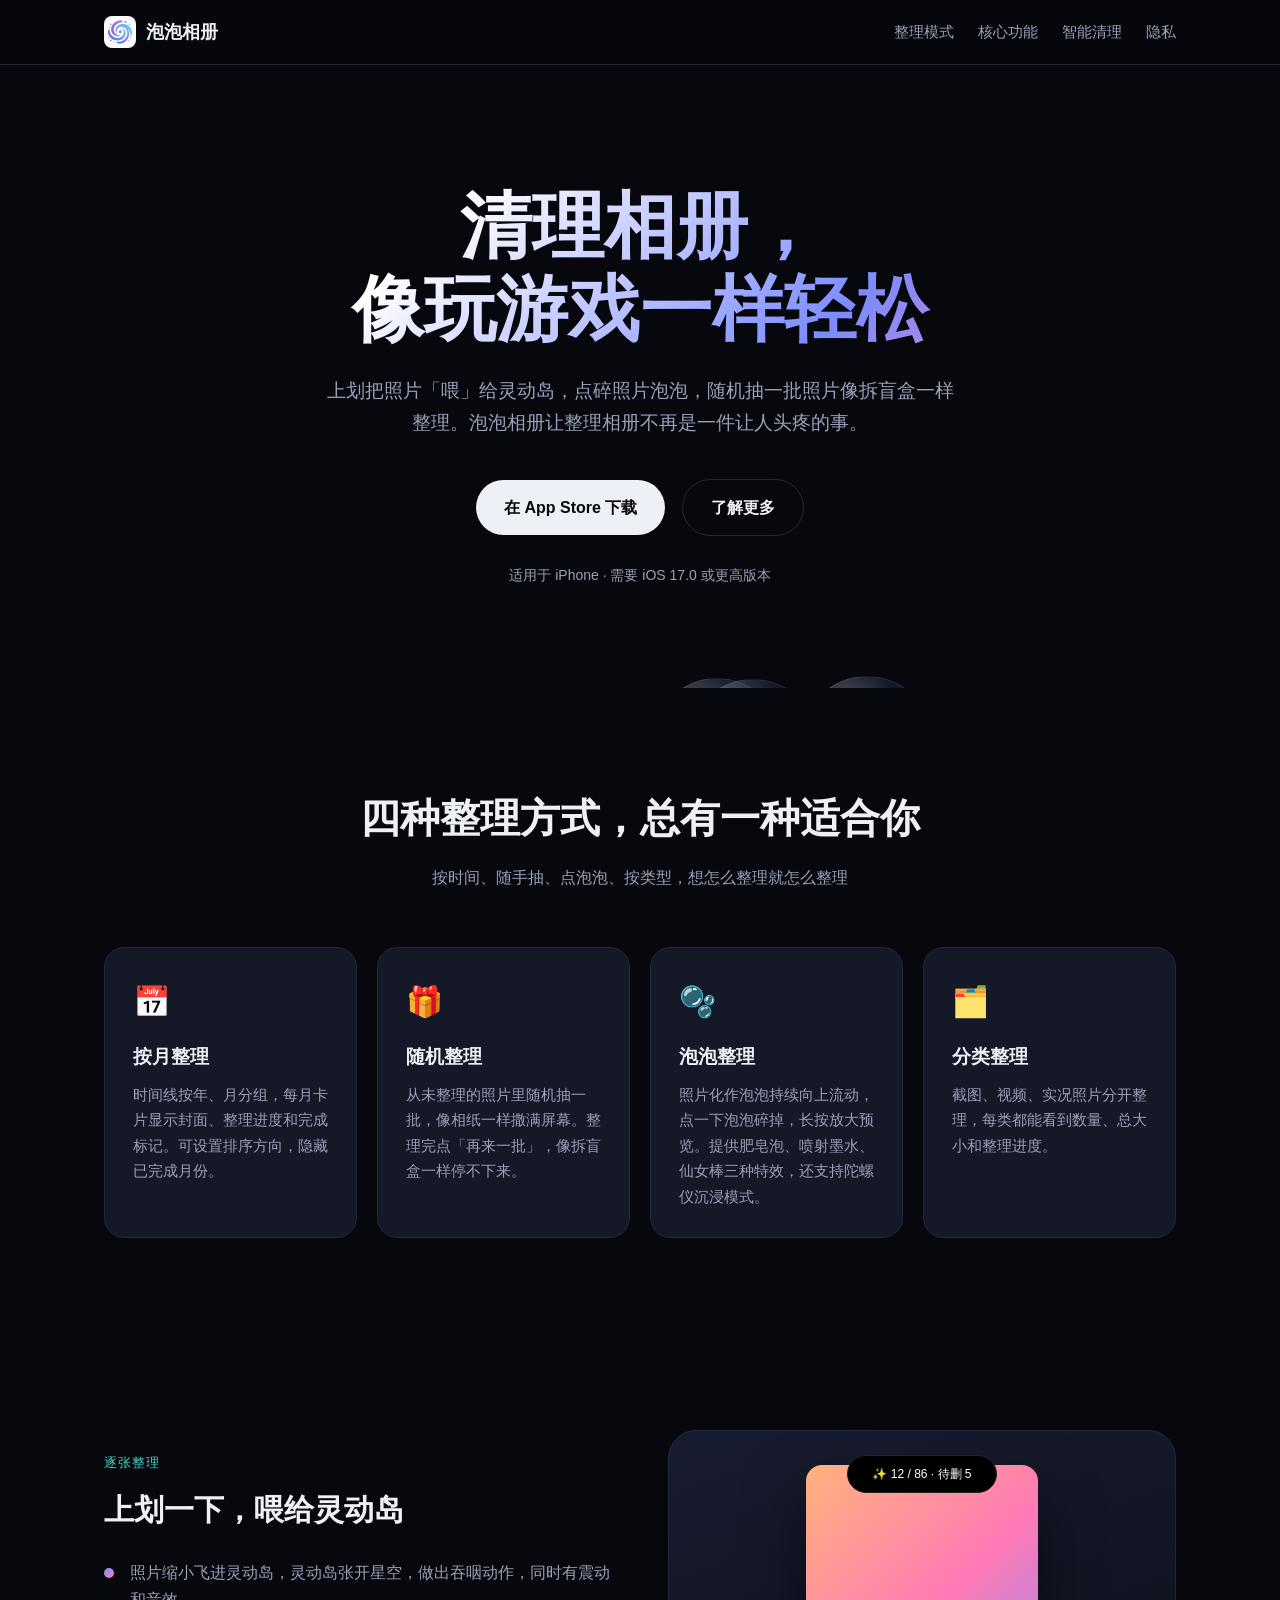
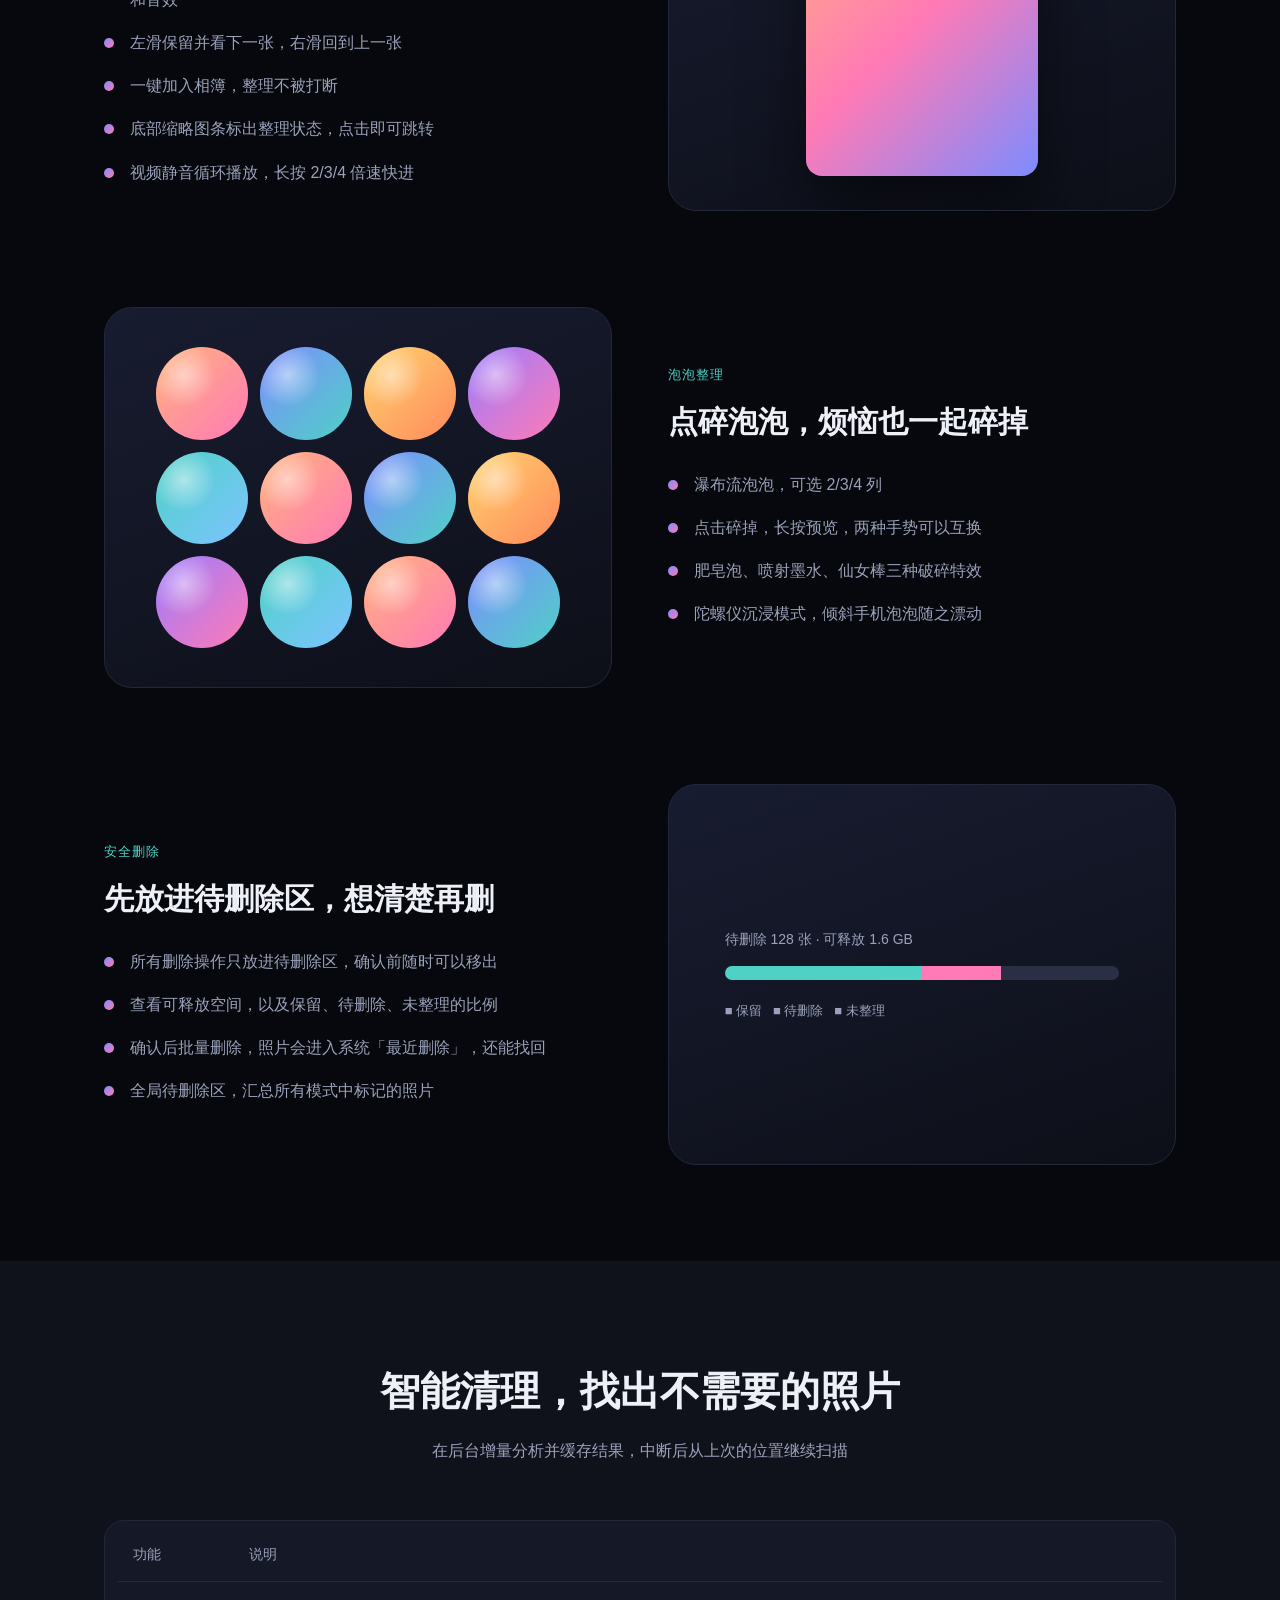
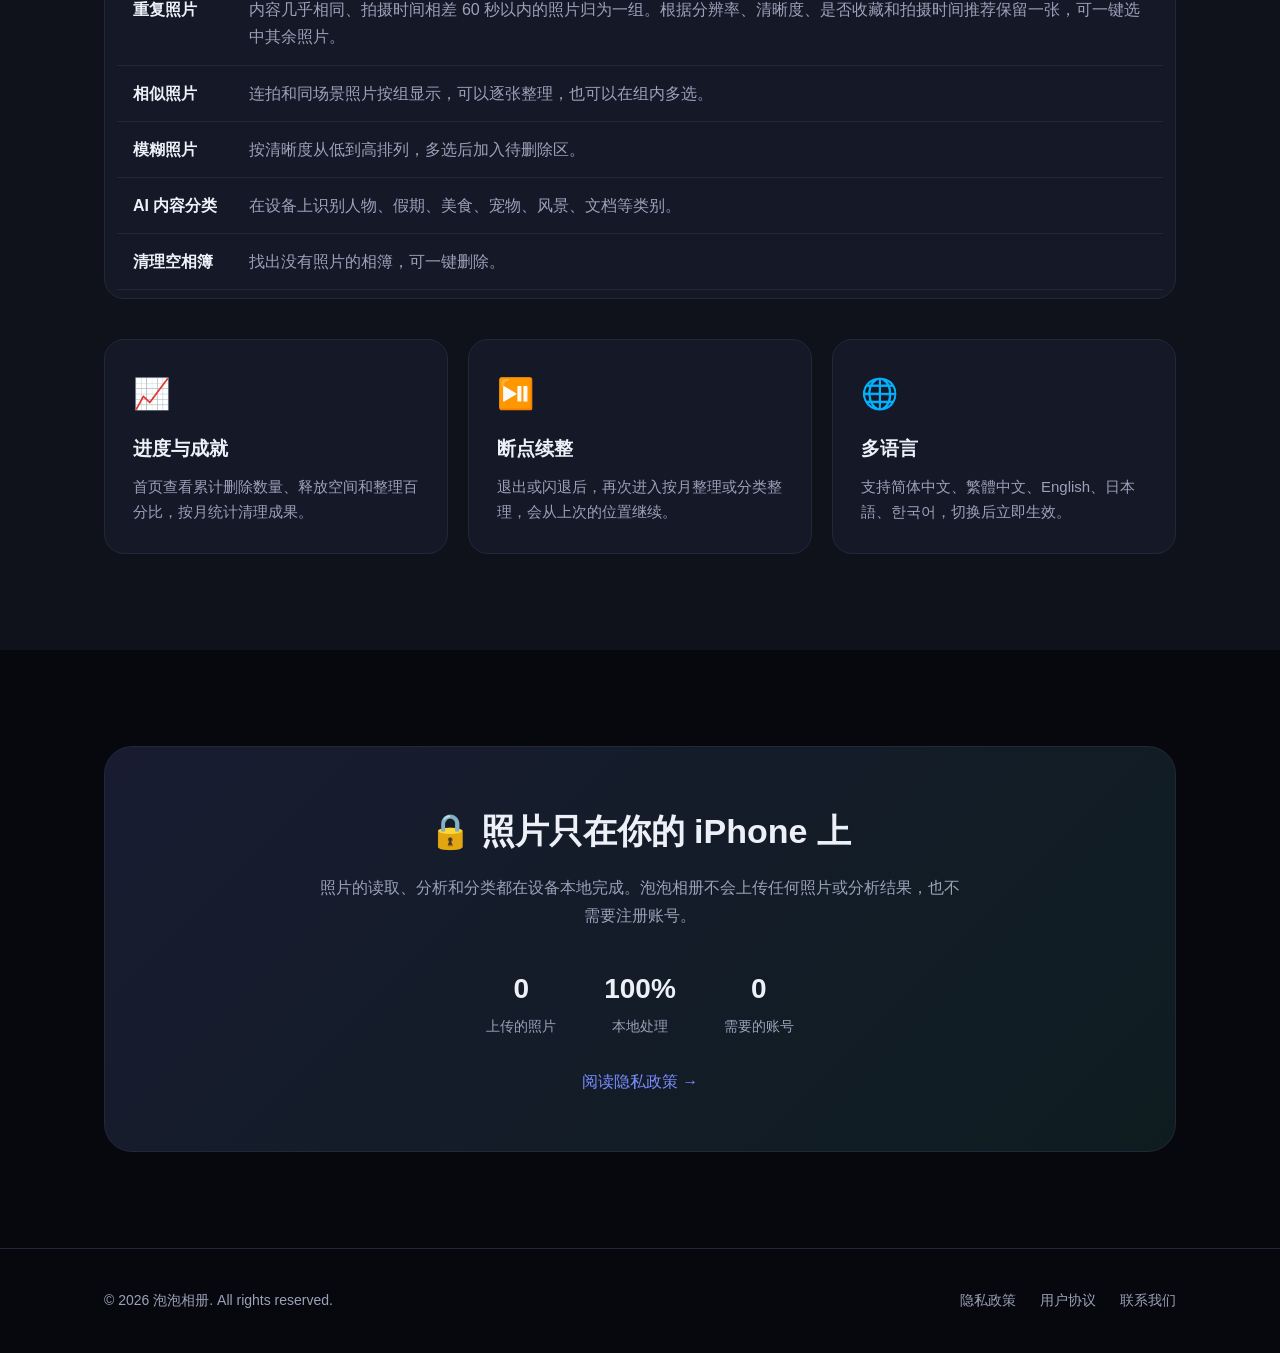
<file: index.html>
<!doctype html>
<html lang="zh-CN">
  <head>
    <meta charset="UTF-8" />
    <meta name="viewport" content="width=device-width, initial-scale=1.0" />
    <title>泡泡相册 - 把清理相册变成小游戏</title>
    <link rel="icon" type="image/png" href="logo.png" />
    <link rel="apple-touch-icon" href="logo.png" />
    <meta
      name="description"
      content="泡泡相册是一款 iOS 相册照片清理 App。上划把照片喂给灵动岛，点碎照片泡泡，像拆盲盒一样整理相册。所有分析均在设备本地完成。"
    />
    <link rel="stylesheet" href="style.css" />
  </head>
  <body>
    <header class="nav">
      <div class="container">
        <a href="index.html" class="logo"
          ><img src="logo.png" alt="泡泡相册" class="logo-icon" />泡泡相册</a
        >
        <ul class="nav-links">
          <li><a href="#modes">整理模式</a></li>
          <li><a href="#features">核心功能</a></li>
          <li><a href="#smart">智能清理</a></li>
          <li><a href="#privacy">隐私</a></li>
        </ul>
      </div>
    </header>

    <section class="hero">
      <div class="bubbles" id="bubbles"></div>
      <div class="container">
        <h1>清理相册，<br />像玩游戏一样轻松</h1>
        <p class="lead">
          上划把照片「喂」给灵动岛，点碎照片泡泡，随机抽一批照片像拆盲盒一样整理。泡泡相册让整理相册不再是一件让人头疼的事。
        </p>
        <a href="#" class="btn">在 App Store 下载</a>
        <a href="#modes" class="btn ghost">了解更多</a>
        <p class="meta">适用于 iPhone · 需要 iOS 17.0 或更高版本</p>
      </div>
    </section>

    <section id="modes">
      <div class="container">
        <div class="section-title">
          <h2>四种整理方式，总有一种适合你</h2>
          <p>按时间、随手抽、点泡泡、按类型，想怎么整理就怎么整理</p>
        </div>
        <div class="grid">
          <div class="card">
            <div class="icon">📅</div>
            <h3>按月整理</h3>
            <p>
              时间线按年、月分组，每月卡片显示封面、整理进度和完成标记。可设置排序方向，隐藏已完成月份。
            </p>
          </div>
          <div class="card">
            <div class="icon">🎁</div>
            <h3>随机整理</h3>
            <p>
              从未整理的照片里随机抽一批，像相纸一样撒满屏幕。整理完点「再来一批」，像拆盲盒一样停不下来。
            </p>
          </div>
          <div class="card">
            <div class="icon">🫧</div>
            <h3>泡泡整理</h3>
            <p>
              照片化作泡泡持续向上流动，点一下泡泡碎掉，长按放大预览。提供肥皂泡、喷射墨水、仙女棒三种特效，还支持陀螺仪沉浸模式。
            </p>
          </div>
          <div class="card">
            <div class="icon">🗂️</div>
            <h3>分类整理</h3>
            <p>
              截图、视频、实况照片分开整理，每类都能看到数量、总大小和整理进度。
            </p>
          </div>
        </div>
      </div>
    </section>

    <section id="features">
      <div class="container">
        <div class="feature-row">
          <div>
            <span class="tag">逐张整理</span>
            <h3>上划一下，喂给灵动岛</h3>
            <ul>
              <li>
                照片缩小飞进灵动岛，灵动岛张开星空，做出吞咽动作，同时有震动和音效
              </li>
              <li>左滑保留并看下一张，右滑回到上一张</li>
              <li>一键加入相簿，整理不被打断</li>
              <li>底部缩略图条标出整理状态，点击即可跳转</li>
              <li>视频静音循环播放，长按 2/3/4 倍速快进</li>
            </ul>
          </div>
          <div class="feature-visual">
            <div class="island">✨ 12 / 86 · 待删 5</div>
            <div class="photo-mock"></div>
          </div>
        </div>

        <div class="feature-row reverse">
          <div>
            <span class="tag">泡泡整理</span>
            <h3>点碎泡泡，烦恼也一起碎掉</h3>
            <ul>
              <li>瀑布流泡泡，可选 2/3/4 列</li>
              <li>点击碎掉，长按预览，两种手势可以互换</li>
              <li>肥皂泡、喷射墨水、仙女棒三种破碎特效</li>
              <li>陀螺仪沉浸模式，倾斜手机泡泡随之漂动</li>
            </ul>
          </div>
          <div class="feature-visual">
            <div class="bubble-grid" id="bubbleGrid"></div>
          </div>
        </div>

        <div class="feature-row">
          <div>
            <span class="tag">安全删除</span>
            <h3>先放进待删除区，想清楚再删</h3>
            <ul>
              <li>所有删除操作只放进待删除区，确认前随时可以移出</li>
              <li>查看可释放空间，以及保留、待删除、未整理的比例</li>
              <li>确认后批量删除，照片会进入系统「最近删除」，还能找回</li>
              <li>全局待删除区，汇总所有模式中标记的照片</li>
            </ul>
          </div>
          <div class="feature-visual">
            <div style="width: 78%">
              <p style="color: var(--muted); font-size: 14px">
                待删除 128 张 · 可释放 1.6 GB
              </p>
              <div
                style="
                  display: flex;
                  height: 14px;
                  border-radius: 99px;
                  overflow: hidden;
                  margin: 14px 0 20px;
                "
              >
                <i style="flex: 5; background: var(--accent-2)"></i>
                <i style="flex: 2; background: var(--pink)"></i>
                <i style="flex: 3; background: #2a2f45"></i>
              </div>
              <p style="font-size: 13px; color: var(--muted)">
                ■ 保留 &nbsp; ■ 待删除 &nbsp; ■ 未整理
              </p>
            </div>
          </div>
        </div>
      </div>
    </section>

    <section id="smart" style="background: var(--bg-2)">
      <div class="container">
        <div class="section-title">
          <h2>智能清理，找出不需要的照片</h2>
          <p>在后台增量分析并缓存结果，中断后从上次的位置继续扫描</p>
        </div>
        <div class="card" style="padding: 8px 12px">
          <table>
            <thead>
              <tr>
                <th>功能</th>
                <th>说明</th>
              </tr>
            </thead>
            <tbody>
              <tr>
                <td>重复照片</td>
                <td>
                  内容几乎相同、拍摄时间相差 60
                  秒以内的照片归为一组。根据分辨率、清晰度、是否收藏和拍摄时间推荐保留一张，可一键选中其余照片。
                </td>
              </tr>
              <tr>
                <td>相似照片</td>
                <td>
                  连拍和同场景照片按组显示，可以逐张整理，也可以在组内多选。
                </td>
              </tr>
              <tr>
                <td>模糊照片</td>
                <td>按清晰度从低到高排列，多选后加入待删除区。</td>
              </tr>
              <tr>
                <td>AI 内容分类</td>
                <td>在设备上识别人物、假期、美食、宠物、风景、文档等类别。</td>
              </tr>
              <tr>
                <td>清理空相簿</td>
                <td>找出没有照片的相簿，可一键删除。</td>
              </tr>
            </tbody>
          </table>
        </div>

        <div class="grid" style="margin-top: 40px">
          <div class="card">
            <div class="icon">📈</div>
            <h3>进度与成就</h3>
            <p>
              首页查看累计删除数量、释放空间和整理百分比，按月统计清理成果。
            </p>
          </div>
          <div class="card">
            <div class="icon">⏯️</div>
            <h3>断点续整</h3>
            <p>
              退出或闪退后，再次进入按月整理或分类整理，会从上次的位置继续。
            </p>
          </div>
          <div class="card">
            <div class="icon">🌐</div>
            <h3>多语言</h3>
            <p>
              支持简体中文、繁體中文、English、日本語、한국어，切换后立即生效。
            </p>
          </div>
        </div>
      </div>
    </section>

    <section id="privacy">
      <div class="container">
        <div class="privacy-banner">
          <h2>🔒 照片只在你的 iPhone 上</h2>
          <p>
            照片的读取、分析和分类都在设备本地完成。泡泡相册不会上传任何照片或分析结果，也不需要注册账号。
          </p>
          <div class="stats">
            <div><b>0</b><span>上传的照片</span></div>
            <div><b>100%</b><span>本地处理</span></div>
            <div><b>0</b><span>需要的账号</span></div>
          </div>
          <p style="margin-top: 28px">
            <a href="privacy.html">阅读隐私政策 →</a>
          </p>
        </div>
      </div>
    </section>

    <footer>
      <div class="container">
        <span>© <span id="year"></span> 泡泡相册. All rights reserved.</span>
        <nav>
          <a href="privacy.html">隐私政策</a>
          <a href="terms.html">用户协议</a>
          <a href="mailto:support@example.com">联系我们</a>
        </nav>
      </div>
    </footer>

    <script>
      document.getElementById("year").textContent = new Date().getFullYear();

      const bubbles = document.getElementById("bubbles");
      for (let i = 0; i < 18; i++) {
        const s = document.createElement("span");
        const size = 30 + Math.random() * 110;
        s.style.width = s.style.height = size + "px";
        s.style.left = Math.random() * 100 + "%";
        s.style.animationDuration = 10 + Math.random() * 14 + "s";
        s.style.animationDelay = -Math.random() * 20 + "s";
        bubbles.appendChild(s);
      }

      const colors = [
        ["#ffb37c", "#ff7ab6"],
        ["#7c8cff", "#4fd1c5"],
        ["#ffd36e", "#ff8a5c"],
        ["#9b7cff", "#ff7ab6"],
        ["#4fd1c5", "#7cc4ff"],
      ];
      const grid = document.getElementById("bubbleGrid");
      for (let i = 0; i < 12; i++) {
        const b = document.createElement("i");
        const [c1, c2] = colors[i % colors.length];
        b.style.setProperty("--c1", c1);
        b.style.setProperty("--c2", c2);
        b.style.animationDelay = -(i * 0.37) + "s";
        grid.appendChild(b);
      }
    </script>
  </body>
</html>
</file>
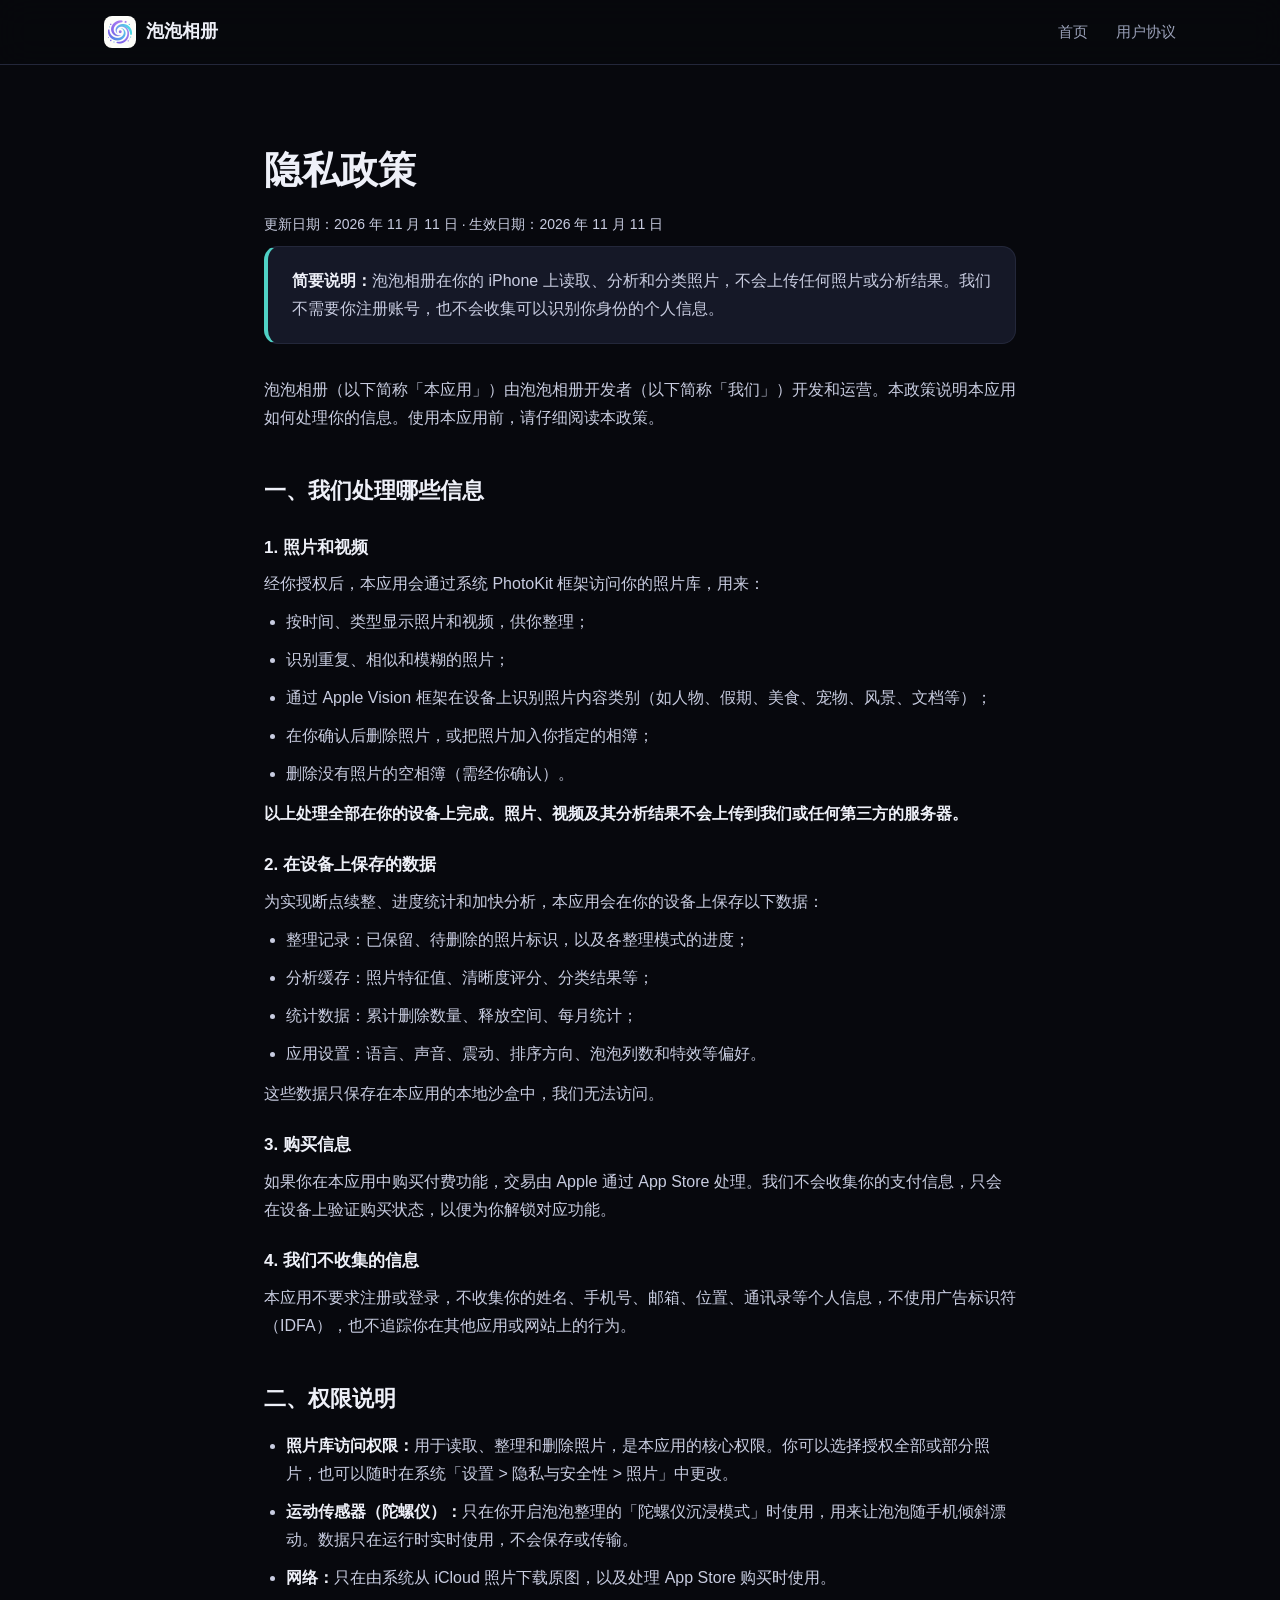
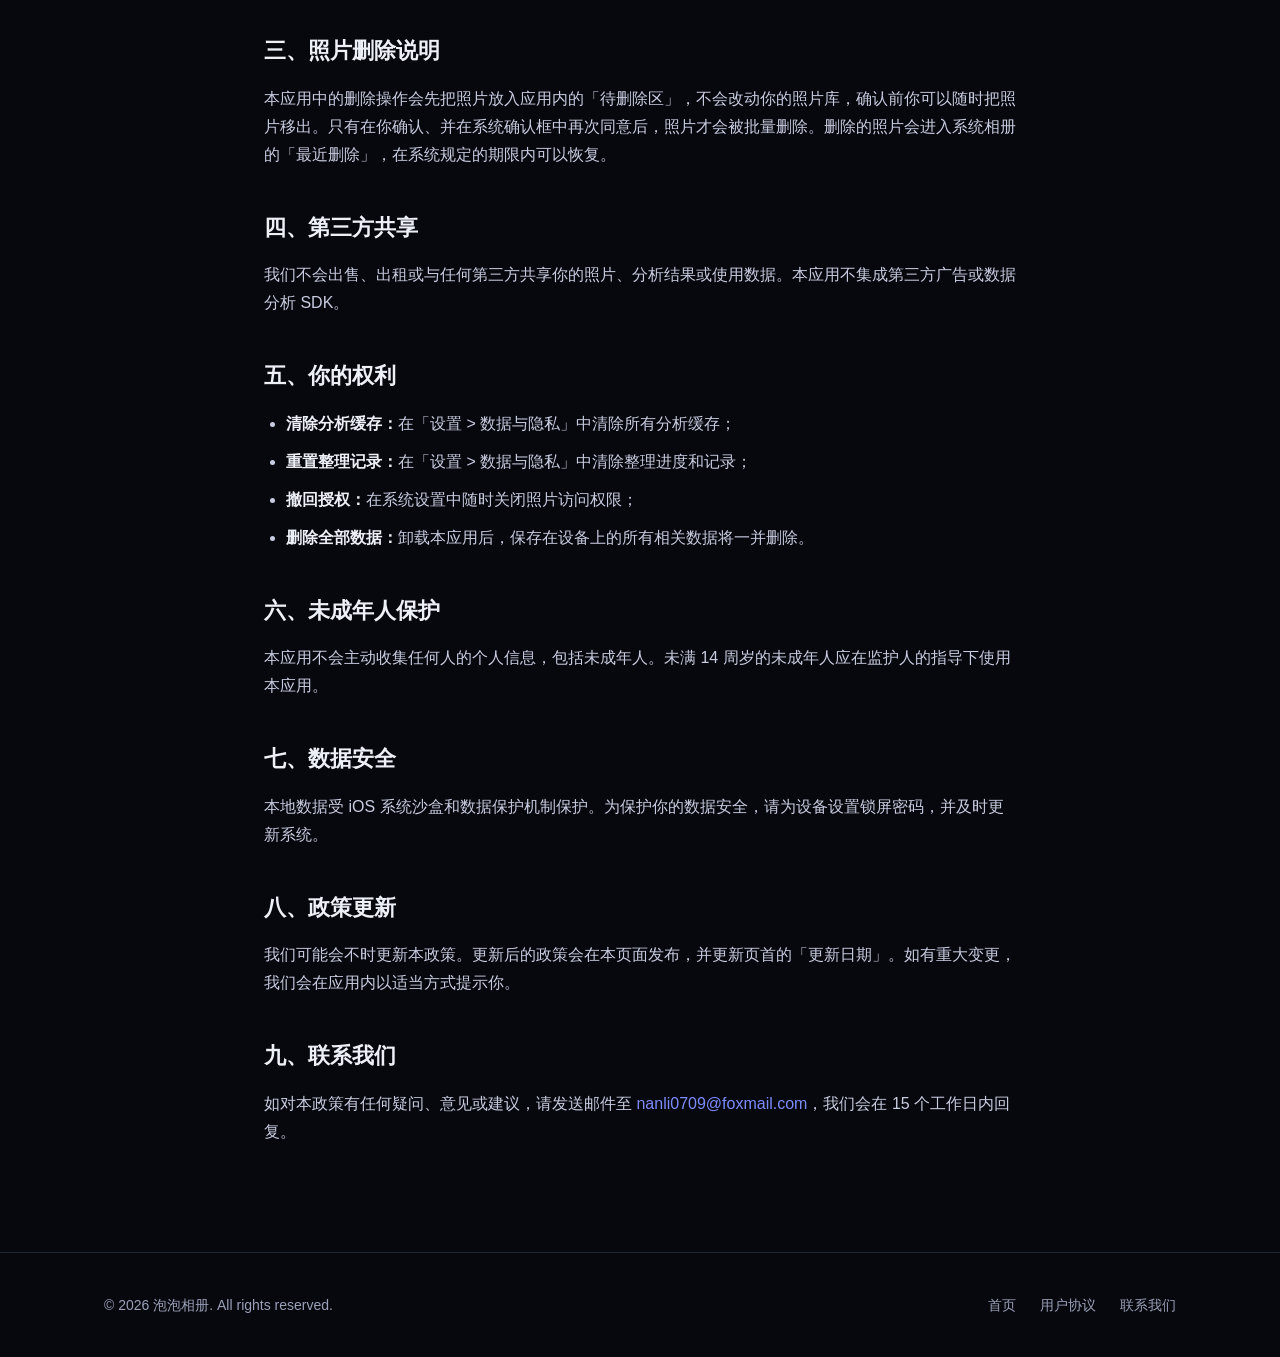
<file: privacy.html>
<!doctype html>
<html lang="zh-CN">
  <head>
    <meta charset="UTF-8" />
    <meta name="viewport" content="width=device-width, initial-scale=1.0" />
    <title>隐私政策 - 泡泡相册</title>
    <link rel="icon" type="image/png" href="logo.png" />
    <link rel="apple-touch-icon" href="logo.png" />
    <style>
      :root {
        --bg: #07080d;
        --card: #151827;
        --line: #23273a;
        --text: #eef0f8;
        --muted: #9aa1b9;
        --accent: #7c8cff;
        --accent-2: #4fd1c5;
        --pink: #ff7ab6;
      }
      * {
        box-sizing: border-box;
        margin: 0;
        padding: 0;
      }
      body {
        font-family:
          -apple-system, BlinkMacSystemFont, "PingFang SC", "Hiragino Sans GB",
          "Microsoft YaHei", sans-serif;
        background: var(--bg);
        color: var(--text);
        line-height: 1.75;
        -webkit-font-smoothing: antialiased;
      }
      a {
        color: var(--accent);
        text-decoration: none;
      }
      a:hover {
        text-decoration: underline;
      }
      .nav {
        position: sticky;
        top: 0;
        z-index: 10;
        backdrop-filter: blur(16px);
        background: rgba(7, 8, 13, 0.75);
        border-bottom: 1px solid var(--line);
      }
      .nav-inner,
      .footer-inner {
        max-width: 1120px;
        margin: 0 auto;
        padding: 0 24px;
        display: flex;
        align-items: center;
        justify-content: space-between;
      }
      .nav-inner {
        height: 64px;
      }
      .logo {
        display: flex;
        align-items: center;
        gap: 10px;
        font-weight: 700;
        font-size: 18px;
        color: var(--text);
      }
      .logo:hover {
        text-decoration: none;
      }
      .logo-icon {
        width: 32px;
        height: 32px;
        border-radius: 8px;
        object-fit: cover;
        display: block;
      }
      .nav-links a {
        color: var(--muted);
        margin-left: 24px;
        font-size: 15px;
      }
      .nav-links a:hover {
        color: var(--text);
        text-decoration: none;
      }
      .doc {
        max-width: 800px;
        margin: 0 auto;
        padding: 72px 24px 96px;
      }
      .doc h1 {
        font-size: 38px;
        margin-bottom: 8px;
      }
      .updated {
        color: var(--muted);
        font-size: 14px;
        margin-bottom: 40px;
      }
      .doc h2 {
        font-size: 22px;
        margin: 40px 0 14px;
      }
      .doc h3 {
        font-size: 17px;
        margin: 22px 0 8px;
      }
      .doc p,
      .doc li {
        color: #c8cce0;
        margin-bottom: 10px;
      }
      .doc ul,
      .doc ol {
        padding-left: 22px;
        margin-bottom: 12px;
      }
      .doc strong {
        color: var(--text);
      }
      .summary {
        background: var(--card);
        border: 1px solid var(--line);
        border-left: 4px solid var(--accent-2);
        border-radius: 14px;
        padding: 20px 24px;
        margin-bottom: 32px;
      }
      .summary p {
        margin: 0;
      }
      footer {
        border-top: 1px solid var(--line);
        padding: 40px 0;
        color: var(--muted);
        font-size: 14px;
      }
      .footer-inner {
        flex-wrap: wrap;
        gap: 16px;
      }
      footer nav a {
        color: var(--muted);
        margin-left: 20px;
      }
      footer nav a:hover {
        color: var(--text);
      }
      @media (max-width: 640px) {
        .doc h1 {
          font-size: 30px;
        }
        .nav-links a {
          margin-left: 14px;
        }
        footer nav a {
          margin: 0 16px 0 0;
        }
      }
    </style>
  </head>
  <body>
    <header class="nav">
      <div class="nav-inner">
        <a href="index.html" class="logo"
          ><img src="logo.png" alt="泡泡相册" class="logo-icon" />泡泡相册</a
        >
        <nav class="nav-links">
          <a href="index.html">首页</a>
          <a href="terms.html">用户协议</a>
        </nav>
      </div>
    </header>

    <main class="doc">
      <h1>隐私政策</h1>
      <p class="updated">
        更新日期：2026 年 11 月 11 日 · 生效日期：2026 年 11 月 11 日
      </p>

      <div class="summary">
        <p>
          <strong>简要说明：</strong>泡泡相册在你的 iPhone
          上读取、分析和分类照片，不会上传任何照片或分析结果。我们不需要你注册账号，也不会收集可以识别你身份的个人信息。
        </p>
      </div>

      <p>
        泡泡相册（以下简称「本应用」）由泡泡相册开发者（以下简称「我们」）开发和运营。本政策说明本应用如何处理你的信息。使用本应用前，请仔细阅读本政策。
      </p>

      <h2>一、我们处理哪些信息</h2>
      <h3>1. 照片和视频</h3>
      <p>经你授权后，本应用会通过系统 PhotoKit 框架访问你的照片库，用来：</p>
      <ul>
        <li>按时间、类型显示照片和视频，供你整理；</li>
        <li>识别重复、相似和模糊的照片；</li>
        <li>
          通过 Apple Vision
          框架在设备上识别照片内容类别（如人物、假期、美食、宠物、风景、文档等）；
        </li>
        <li>在你确认后删除照片，或把照片加入你指定的相簿；</li>
        <li>删除没有照片的空相簿（需经你确认）。</li>
      </ul>
      <p>
        <strong
          >以上处理全部在你的设备上完成。照片、视频及其分析结果不会上传到我们或任何第三方的服务器。</strong
        >
      </p>

      <h3>2. 在设备上保存的数据</h3>
      <p>
        为实现断点续整、进度统计和加快分析，本应用会在你的设备上保存以下数据：
      </p>
      <ul>
        <li>整理记录：已保留、待删除的照片标识，以及各整理模式的进度；</li>
        <li>分析缓存：照片特征值、清晰度评分、分类结果等；</li>
        <li>统计数据：累计删除数量、释放空间、每月统计；</li>
        <li>应用设置：语言、声音、震动、排序方向、泡泡列数和特效等偏好。</li>
      </ul>
      <p>这些数据只保存在本应用的本地沙盒中，我们无法访问。</p>

      <h3>3. 购买信息</h3>
      <p>
        如果你在本应用中购买付费功能，交易由 Apple 通过 App Store
        处理。我们不会收集你的支付信息，只会在设备上验证购买状态，以便为你解锁对应功能。
      </p>

      <h3>4. 我们不收集的信息</h3>
      <p>
        本应用不要求注册或登录，不收集你的姓名、手机号、邮箱、位置、通讯录等个人信息，不使用广告标识符（IDFA），也不追踪你在其他应用或网站上的行为。
      </p>

      <h2>二、权限说明</h2>
      <ul>
        <li>
          <strong>照片库访问权限：</strong
          >用于读取、整理和删除照片，是本应用的核心权限。你可以选择授权全部或部分照片，也可以随时在系统「设置
          &gt; 隐私与安全性 &gt; 照片」中更改。
        </li>
        <li>
          <strong>运动传感器（陀螺仪）：</strong
          >只在你开启泡泡整理的「陀螺仪沉浸模式」时使用，用来让泡泡随手机倾斜漂动。数据只在运行时实时使用，不会保存或传输。
        </li>
        <li>
          <strong>网络：</strong>只在由系统从 iCloud 照片下载原图，以及处理 App
          Store 购买时使用。
        </li>
      </ul>

      <h2>三、照片删除说明</h2>
      <p>
        本应用中的删除操作会先把照片放入应用内的「待删除区」，不会改动你的照片库，确认前你可以随时把照片移出。只有在你确认、并在系统确认框中再次同意后，照片才会被批量删除。删除的照片会进入系统相册的「最近删除」，在系统规定的期限内可以恢复。
      </p>

      <h2>四、第三方共享</h2>
      <p>
        我们不会出售、出租或与任何第三方共享你的照片、分析结果或使用数据。本应用不集成第三方广告或数据分析
        SDK。
      </p>

      <h2>五、你的权利</h2>
      <ul>
        <li>
          <strong>清除分析缓存：</strong>在「设置 &gt;
          数据与隐私」中清除所有分析缓存；
        </li>
        <li>
          <strong>重置整理记录：</strong>在「设置 &gt;
          数据与隐私」中清除整理进度和记录；
        </li>
        <li><strong>撤回授权：</strong>在系统设置中随时关闭照片访问权限；</li>
        <li>
          <strong>删除全部数据：</strong
          >卸载本应用后，保存在设备上的所有相关数据将一并删除。
        </li>
      </ul>

      <h2>六、未成年人保护</h2>
      <p>
        本应用不会主动收集任何人的个人信息，包括未成年人。未满 14
        周岁的未成年人应在监护人的指导下使用本应用。
      </p>

      <h2>七、数据安全</h2>
      <p>
        本地数据受 iOS
        系统沙盒和数据保护机制保护。为保护你的数据安全，请为设备设置锁屏密码，并及时更新系统。
      </p>

      <h2>八、政策更新</h2>
      <p>
        我们可能会不时更新本政策。更新后的政策会在本页面发布，并更新页首的「更新日期」。如有重大变更，我们会在应用内以适当方式提示你。
      </p>

      <h2>九、联系我们</h2>
      <p>
        如对本政策有任何疑问、意见或建议，请发送邮件至
        <a href="mailto:nanli0709@foxmail.com">nanli0709@foxmail.com</a
        >，我们会在 15 个工作日内回复。
      </p>
    </main>

    <footer>
      <div class="footer-inner">
        <span>© 2026 泡泡相册. All rights reserved.</span>
        <nav>
          <a href="index.html">首页</a>
          <a href="terms.html">用户协议</a>
          <a href="mailto:nanli0709@foxmail.com">联系我们</a>
        </nav>
      </div>
    </footer>
  </body>
</html>
</file>
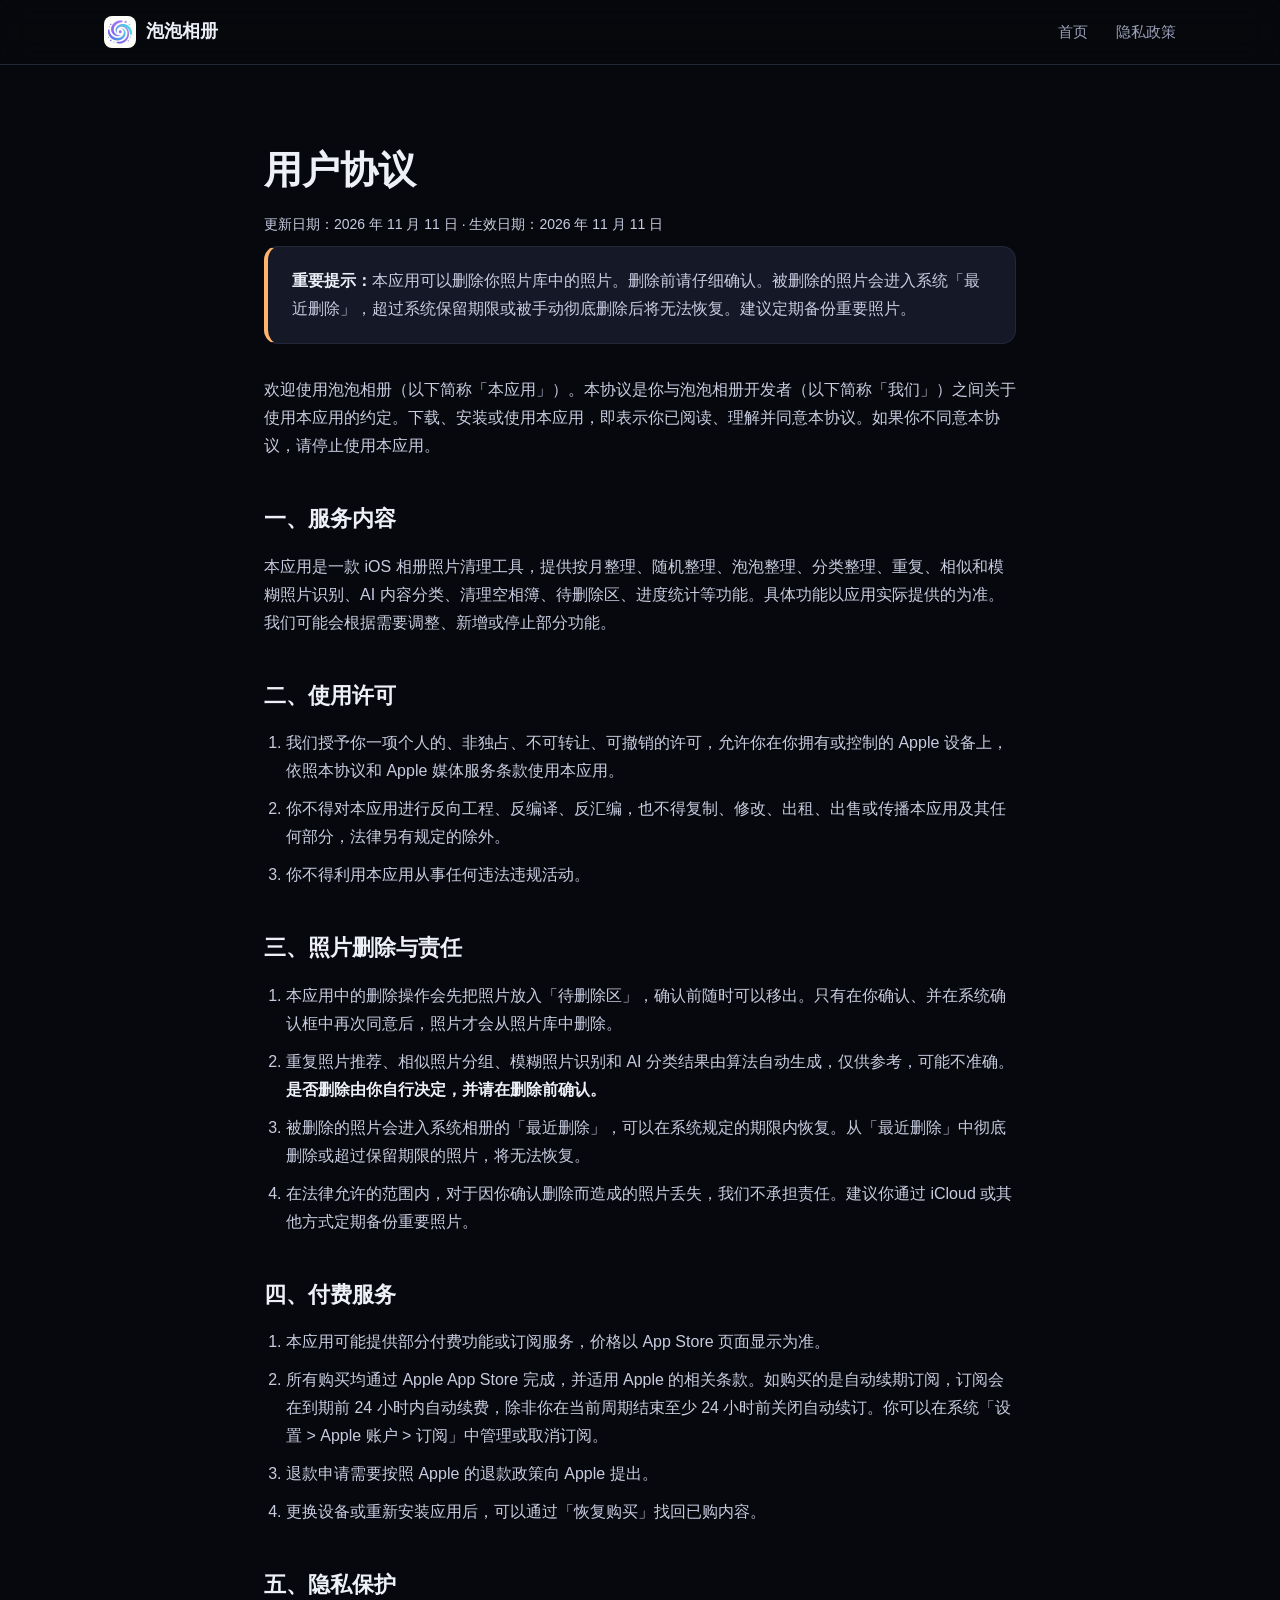
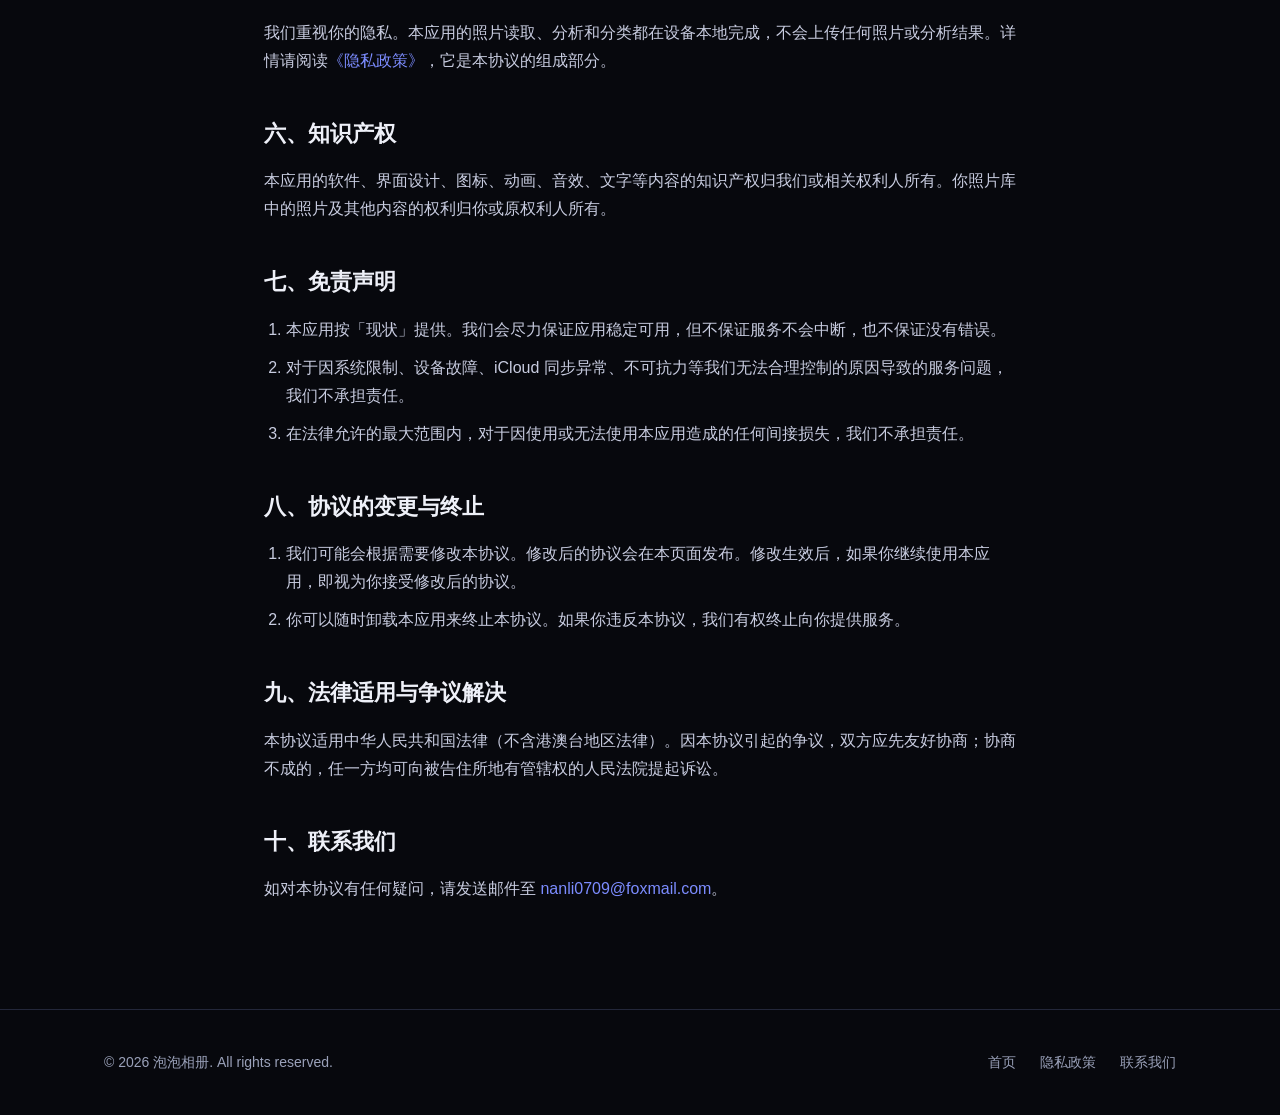
<file: terms.html>
<!doctype html>
<html lang="zh-CN">
  <head>
    <meta charset="UTF-8" />
    <meta name="viewport" content="width=device-width, initial-scale=1.0" />
    <title>用户协议 - 泡泡相册</title>
    <link rel="icon" type="image/png" href="logo.png" />
    <link rel="apple-touch-icon" href="logo.png" />
    <style>
      :root {
        --bg: #07080d;
        --card: #151827;
        --line: #23273a;
        --text: #eef0f8;
        --muted: #9aa1b9;
        --accent: #7c8cff;
        --accent-2: #4fd1c5;
        --pink: #ff7ab6;
        --warn: #ffb36b;
      }
      * {
        box-sizing: border-box;
        margin: 0;
        padding: 0;
      }
      body {
        font-family:
          -apple-system, BlinkMacSystemFont, "PingFang SC", "Hiragino Sans GB",
          "Microsoft YaHei", sans-serif;
        background: var(--bg);
        color: var(--text);
        line-height: 1.75;
        -webkit-font-smoothing: antialiased;
      }
      a {
        color: var(--accent);
        text-decoration: none;
      }
      a:hover {
        text-decoration: underline;
      }
      .nav {
        position: sticky;
        top: 0;
        z-index: 10;
        backdrop-filter: blur(16px);
        background: rgba(7, 8, 13, 0.75);
        border-bottom: 1px solid var(--line);
      }
      .nav-inner,
      .footer-inner {
        max-width: 1120px;
        margin: 0 auto;
        padding: 0 24px;
        display: flex;
        align-items: center;
        justify-content: space-between;
      }
      .nav-inner {
        height: 64px;
      }
      .logo {
        display: flex;
        align-items: center;
        gap: 10px;
        font-weight: 700;
        font-size: 18px;
        color: var(--text);
      }
      .logo:hover {
        text-decoration: none;
      }
      .logo-icon {
        width: 32px;
        height: 32px;
        border-radius: 8px;
        object-fit: cover;
        display: block;
      }
      .nav-links a {
        color: var(--muted);
        margin-left: 24px;
        font-size: 15px;
      }
      .nav-links a:hover {
        color: var(--text);
        text-decoration: none;
      }
      .doc {
        max-width: 800px;
        margin: 0 auto;
        padding: 72px 24px 96px;
      }
      .doc h1 {
        font-size: 38px;
        margin-bottom: 8px;
      }
      .updated {
        color: var(--muted);
        font-size: 14px;
        margin-bottom: 40px;
      }
      .doc h2 {
        font-size: 22px;
        margin: 40px 0 14px;
      }
      .doc p,
      .doc li {
        color: #c8cce0;
        margin-bottom: 10px;
      }
      .doc ul,
      .doc ol {
        padding-left: 22px;
        margin-bottom: 12px;
      }
      .doc strong {
        color: var(--text);
      }
      .summary {
        background: var(--card);
        border: 1px solid var(--line);
        border-left: 4px solid var(--warn);
        border-radius: 14px;
        padding: 20px 24px;
        margin-bottom: 32px;
      }
      .summary p {
        margin: 0;
      }
      footer {
        border-top: 1px solid var(--line);
        padding: 40px 0;
        color: var(--muted);
        font-size: 14px;
      }
      .footer-inner {
        flex-wrap: wrap;
        gap: 16px;
      }
      footer nav a {
        color: var(--muted);
        margin-left: 20px;
      }
      footer nav a:hover {
        color: var(--text);
      }
      @media (max-width: 640px) {
        .doc h1 {
          font-size: 30px;
        }
        .nav-links a {
          margin-left: 14px;
        }
        footer nav a {
          margin: 0 16px 0 0;
        }
      }
    </style>
  </head>
  <body>
    <header class="nav">
      <div class="nav-inner">
        <a href="index.html" class="logo"
          ><img src="logo.png" alt="泡泡相册" class="logo-icon" />泡泡相册</a
        >
        <nav class="nav-links">
          <a href="index.html">首页</a>
          <a href="privacy.html">隐私政策</a>
        </nav>
      </div>
    </header>

    <main class="doc">
      <h1>用户协议</h1>
      <p class="updated">
        更新日期：2026 年 11 月 11 日 · 生效日期：2026 年 11 月 11 日
      </p>

      <div class="summary">
        <p>
          <strong>重要提示：</strong
          >本应用可以删除你照片库中的照片。删除前请仔细确认。被删除的照片会进入系统「最近删除」，超过系统保留期限或被手动彻底删除后将无法恢复。建议定期备份重要照片。
        </p>
      </div>

      <p>
        欢迎使用泡泡相册（以下简称「本应用」）。本协议是你与泡泡相册开发者（以下简称「我们」）之间关于使用本应用的约定。下载、安装或使用本应用，即表示你已阅读、理解并同意本协议。如果你不同意本协议，请停止使用本应用。
      </p>

      <h2>一、服务内容</h2>
      <p>
        本应用是一款 iOS
        相册照片清理工具，提供按月整理、随机整理、泡泡整理、分类整理、重复、相似和模糊照片识别、AI
        内容分类、清理空相簿、待删除区、进度统计等功能。具体功能以应用实际提供的为准。我们可能会根据需要调整、新增或停止部分功能。
      </p>

      <h2>二、使用许可</h2>
      <ol>
        <li>
          我们授予你一项个人的、非独占、不可转让、可撤销的许可，允许你在你拥有或控制的
          Apple 设备上，依照本协议和 Apple 媒体服务条款使用本应用。
        </li>
        <li>
          你不得对本应用进行反向工程、反编译、反汇编，也不得复制、修改、出租、出售或传播本应用及其任何部分，法律另有规定的除外。
        </li>
        <li>你不得利用本应用从事任何违法违规活动。</li>
      </ol>

      <h2>三、照片删除与责任</h2>
      <ol>
        <li>
          本应用中的删除操作会先把照片放入「待删除区」，确认前随时可以移出。只有在你确认、并在系统确认框中再次同意后，照片才会从照片库中删除。
        </li>
        <li>
          重复照片推荐、相似照片分组、模糊照片识别和 AI
          分类结果由算法自动生成，仅供参考，可能不准确。<strong
            >是否删除由你自行决定，并请在删除前确认。</strong
          >
        </li>
        <li>
          被删除的照片会进入系统相册的「最近删除」，可以在系统规定的期限内恢复。从「最近删除」中彻底删除或超过保留期限的照片，将无法恢复。
        </li>
        <li>
          在法律允许的范围内，对于因你确认删除而造成的照片丢失，我们不承担责任。建议你通过
          iCloud 或其他方式定期备份重要照片。
        </li>
      </ol>

      <h2>四、付费服务</h2>
      <ol>
        <li>
          本应用可能提供部分付费功能或订阅服务，价格以 App Store 页面显示为准。
        </li>
        <li>
          所有购买均通过 Apple App Store 完成，并适用 Apple
          的相关条款。如购买的是自动续期订阅，订阅会在到期前 24
          小时内自动续费，除非你在当前周期结束至少 24
          小时前关闭自动续订。你可以在系统「设置 &gt; Apple 账户 &gt;
          订阅」中管理或取消订阅。
        </li>
        <li>退款申请需要按照 Apple 的退款政策向 Apple 提出。</li>
        <li>更换设备或重新安装应用后，可以通过「恢复购买」找回已购内容。</li>
      </ol>

      <h2>五、隐私保护</h2>
      <p>
        我们重视你的隐私。本应用的照片读取、分析和分类都在设备本地完成，不会上传任何照片或分析结果。详情请阅读<a
          href="privacy.html"
          >《隐私政策》</a
        >，它是本协议的组成部分。
      </p>

      <h2>六、知识产权</h2>
      <p>
        本应用的软件、界面设计、图标、动画、音效、文字等内容的知识产权归我们或相关权利人所有。你照片库中的照片及其他内容的权利归你或原权利人所有。
      </p>

      <h2>七、免责声明</h2>
      <ol>
        <li>
          本应用按「现状」提供。我们会尽力保证应用稳定可用，但不保证服务不会中断，也不保证没有错误。
        </li>
        <li>
          对于因系统限制、设备故障、iCloud
          同步异常、不可抗力等我们无法合理控制的原因导致的服务问题，我们不承担责任。
        </li>
        <li>
          在法律允许的最大范围内，对于因使用或无法使用本应用造成的任何间接损失，我们不承担责任。
        </li>
      </ol>

      <h2>八、协议的变更与终止</h2>
      <ol>
        <li>
          我们可能会根据需要修改本协议。修改后的协议会在本页面发布。修改生效后，如果你继续使用本应用，即视为你接受修改后的协议。
        </li>
        <li>
          你可以随时卸载本应用来终止本协议。如果你违反本协议，我们有权终止向你提供服务。
        </li>
      </ol>

      <h2>九、法律适用与争议解决</h2>
      <p>
        本协议适用中华人民共和国法律（不含港澳台地区法律）。因本协议引起的争议，双方应先友好协商；协商不成的，任一方均可向被告住所地有管辖权的人民法院提起诉讼。
      </p>

      <h2>十、联系我们</h2>
      <p>
        如对本协议有任何疑问，请发送邮件至
        <a href="mailto:nanli0709@foxmail.com">nanli0709@foxmail.com</a>。
      </p>
    </main>

    <footer>
      <div class="footer-inner">
        <span>© 2026 泡泡相册. All rights reserved.</span>
        <nav>
          <a href="index.html">首页</a>
          <a href="privacy.html">隐私政策</a>
          <a href="mailto:nanli0709@foxmail.com">联系我们</a>
        </nav>
      </div>
    </footer>
  </body>
</html>
</file>
<file: style.css>
:root {
  --bg: #07080d;
  --bg-2: #10121b;
  --card: #151827;
  --line: #23273a;
  --text: #eef0f8;
  --muted: #9aa1b9;
  --accent: #7c8cff;
  --accent-2: #4fd1c5;
  --pink: #ff7ab6;
  --radius: 20px;
}

* { box-sizing: border-box; margin: 0; padding: 0; }

html { scroll-behavior: smooth; }

body {
  font-family: -apple-system, BlinkMacSystemFont, "PingFang SC", "Hiragino Sans GB", "Microsoft YaHei", sans-serif;
  background: var(--bg);
  color: var(--text);
  line-height: 1.7;
  -webkit-font-smoothing: antialiased;
}

a { color: var(--accent); text-decoration: none; }
a:hover { text-decoration: underline; }

.container { max-width: 1120px; margin: 0 auto; padding: 0 24px; }

/* 导航 */
.nav {
  position: sticky; top: 0; z-index: 10;
  backdrop-filter: blur(16px);
  background: rgba(7, 8, 13, .72);
  border-bottom: 1px solid var(--line);
}
.nav .container { display: flex; align-items: center; justify-content: space-between; height: 64px; }
.logo { display: flex; align-items: center; gap: 10px; font-weight: 700; font-size: 18px; color: var(--text); }
.logo:hover { text-decoration: none; }
.logo-icon { width:32px; height:32px; border-radius:8px; object-fit:cover; display:block; }
.nav-links { display: flex; gap: 24px; list-style: none; }
.nav-links a { color: var(--muted); font-size: 15px; }
.nav-links a:hover { color: var(--text); text-decoration: none; }

/* 首屏 */
.hero { position: relative; overflow: hidden; padding: 120px 0 100px; text-align: center; }
.hero h1 {
  font-size: clamp(40px, 7vw, 72px); line-height: 1.15; font-weight: 800;
  background: linear-gradient(135deg, #fff 30%, var(--accent) 70%, var(--pink));
  -webkit-background-clip: text; background-clip: text; color: transparent;
}
.hero p.lead { margin: 24px auto 40px; max-width: 640px; font-size: 19px; color: var(--muted); }
.btn {
  display: inline-flex; align-items: center; gap: 8px;
  padding: 14px 28px; border-radius: 999px; font-weight: 600;
  background: var(--text); color: var(--bg);
}
.btn:hover { text-decoration: none; opacity: .9; }
.btn.ghost { background: transparent; color: var(--text); border: 1px solid var(--line); margin-left: 12px; }
.meta { margin-top: 28px; font-size: 14px; color: var(--muted); }

.bubbles { position: absolute; inset: 0; pointer-events: none; z-index: -1; }
.bubbles span {
  position: absolute; bottom: -120px; border-radius: 50%;
  background: radial-gradient(circle at 30% 30%, rgba(255,255,255,.35), rgba(124,140,255,.12) 45%, rgba(255,122,182,.08) 70%, transparent 72%);
  border: 1px solid rgba(255,255,255,.08);
  animation: rise linear infinite;
}
@keyframes rise {
  to { transform: translateY(-120vh) translateX(30px); opacity: 0; }
}

/* 区块 */
section { padding: 96px 0; }
.section-title { text-align: center; margin-bottom: 56px; }
.section-title h2 { font-size: clamp(28px, 4vw, 40px); font-weight: 800; }
.section-title p { color: var(--muted); margin-top: 12px; }

.grid { display: grid; gap: 20px; grid-template-columns: repeat(auto-fit, minmax(250px, 1fr)); }
.card {
  background: var(--card); border: 1px solid var(--line);
  border-radius: var(--radius); padding: 28px;
  transition: transform .25s, border-color .25s;
}
.card:hover { transform: translateY(-4px); border-color: #3a4060; }
.card .icon { font-size: 30px; margin-bottom: 14px; }
.card h3 { font-size: 19px; margin-bottom: 8px; }
.card p { color: var(--muted); font-size: 15px; }

.feature-row {
  display: grid; grid-template-columns: 1fr 1fr; gap: 56px; align-items: center;
  margin-bottom: 96px;
}
.feature-row:last-child { margin-bottom: 0; }
.feature-row.reverse .feature-visual { order: -1; }
.feature-row h3 { font-size: 30px; margin-bottom: 16px; }
.feature-row ul { list-style: none; }
.feature-row li { color: var(--muted); padding: 8px 0 8px 26px; position: relative; }
.feature-row li::before {
  content: ""; position: absolute; left: 0; top: 17px;
  width: 10px; height: 10px; border-radius: 50%;
  background: linear-gradient(135deg, var(--accent), var(--pink));
}
.tag { display: inline-block; font-size: 13px; color: var(--accent-2); margin-bottom: 10px; letter-spacing: 1px; }

.feature-visual {
  aspect-ratio: 4 / 3; border-radius: 28px;
  background: linear-gradient(160deg, #181c30, #0d0f18);
  border: 1px solid var(--line);
  display: flex; align-items: center; justify-content: center;
  position: relative; overflow: hidden;
}
.island {
  position: absolute; top: 24px; left: 50%; transform: translateX(-50%);
  width: 150px; height: 38px; border-radius: 999px; background: #000;
  border: 1px solid #222; color: #fff; font-size: 12px;
  display: flex; align-items: center; justify-content: center; gap: 6px;
}
.photo-mock {
  width: 46%; aspect-ratio: 3 / 4; border-radius: 16px;
  background: linear-gradient(135deg, #ffb37c, #ff7ab6 50%, #7c8cff);
  box-shadow: 0 30px 60px rgba(0,0,0,.5);
  animation: feed 3.2s ease-in-out infinite;
}
@keyframes feed {
  0%, 30% { transform: translateY(20px) scale(1); opacity: 1; }
  70% { transform: translateY(-130px) scale(.08); opacity: .9; }
  71%, 100% { transform: translateY(20px) scale(1); opacity: 0; }
}
.bubble-grid { display: grid; grid-template-columns: repeat(4, 1fr); gap: 12px; width: 80%; }
.bubble-grid i {
  aspect-ratio: 1; border-radius: 50%;
  background: radial-gradient(circle at 30% 30%, rgba(255,255,255,.5), transparent 35%),
              linear-gradient(135deg, var(--c1), var(--c2));
  animation: float 4s ease-in-out infinite;
}
@keyframes float { 50% { transform: translateY(-10px); } }

table { width: 100%; border-collapse: collapse; }
th, td { text-align: left; padding: 14px 16px; border-bottom: 1px solid var(--line); vertical-align: top; }
th { color: var(--muted); font-weight: 500; font-size: 14px; }
td:first-child { white-space: nowrap; font-weight: 600; }
td { color: var(--muted); }
td:first-child { color: var(--text); }

.privacy-banner {
  background: linear-gradient(135deg, rgba(124,140,255,.15), rgba(79,209,197,.1));
  border: 1px solid var(--line); border-radius: 28px;
  padding: 56px; text-align: center;
}
.privacy-banner h2 { font-size: 34px; margin-bottom: 14px; }
.privacy-banner p { color: var(--muted); max-width: 640px; margin: 0 auto; }
.stats { display: flex; justify-content: center; gap: 48px; margin-top: 36px; flex-wrap: wrap; }
.stats b { display: block; font-size: 28px; color: var(--text); }
.stats span { font-size: 14px; color: var(--muted); }

/* 页脚 */
footer { border-top: 1px solid var(--line); padding: 40px 0; color: var(--muted); font-size: 14px; }
footer .container { display: flex; justify-content: space-between; flex-wrap: wrap; gap: 16px; }
footer nav a { color: var(--muted); margin-left: 20px; }
footer nav a:hover { color: var(--text); }

/* 法律文档 */
.doc { max-width: 800px; margin: 0 auto; padding: 72px 24px 96px; }
.doc h1 { font-size: 38px; margin-bottom: 8px; }
.doc .updated { color: var(--muted); font-size: 14px; margin-bottom: 40px; }
.doc h2 { font-size: 22px; margin: 40px 0 14px; padding-top: 8px; }
.doc h3 { font-size: 17px; margin: 22px 0 8px; }
.doc p, .doc li { color: #c8cce0; margin-bottom: 10px; }
.doc ul, .doc ol { padding-left: 22px; margin-bottom: 12px; }
.doc .summary {
  background: var(--card); border: 1px solid var(--line);
  border-left: 4px solid var(--accent-2);
  border-radius: 14px; padding: 20px 24px; margin-bottom: 32px;
}
.doc .summary p { margin: 0; }
.doc strong { color: var(--text); }

@media (max-width: 820px) {
  .feature-row { grid-template-columns: 1fr; gap: 28px; }
  .feature-row.reverse .feature-visual { order: 0; }
  .nav-links { display: none; }
  .privacy-banner { padding: 36px 22px; }
  .btn.ghost { margin: 12px 0 0; }
  td:first-child { white-space: normal; }
}
</file>
